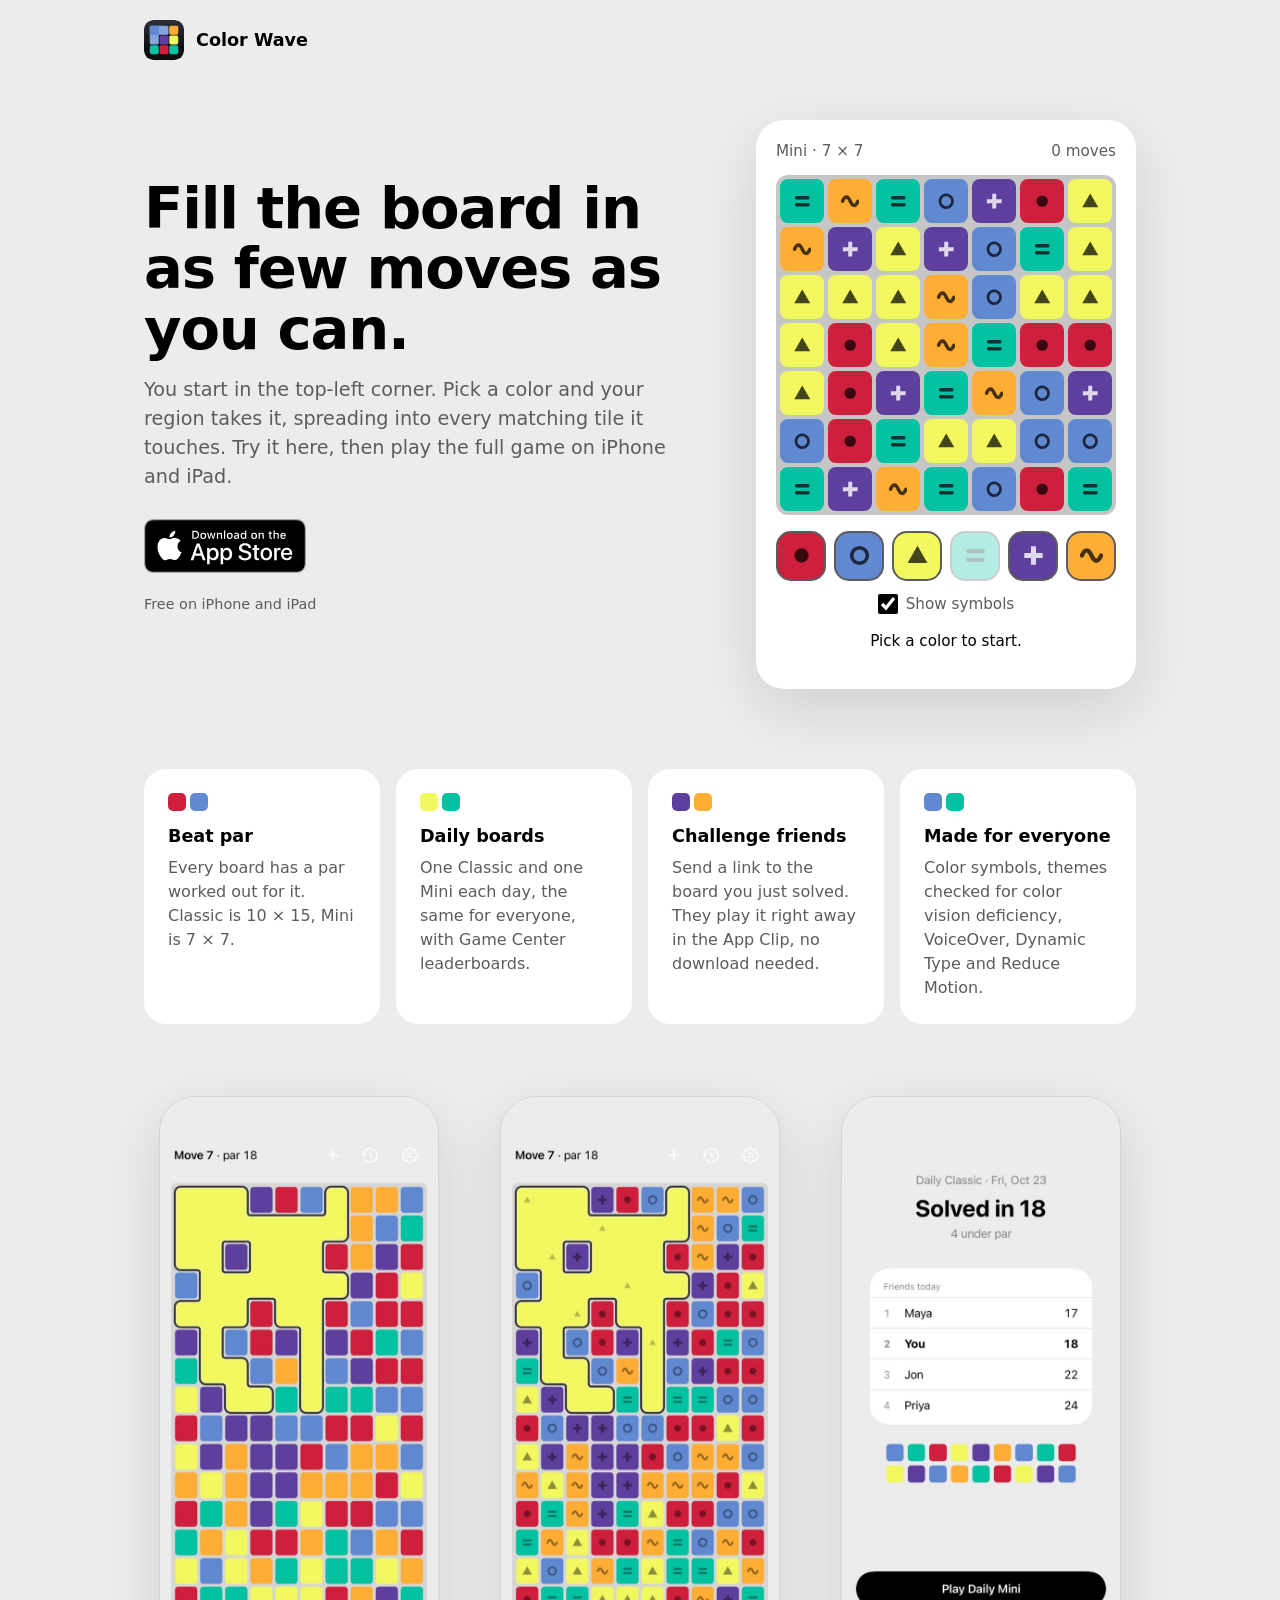
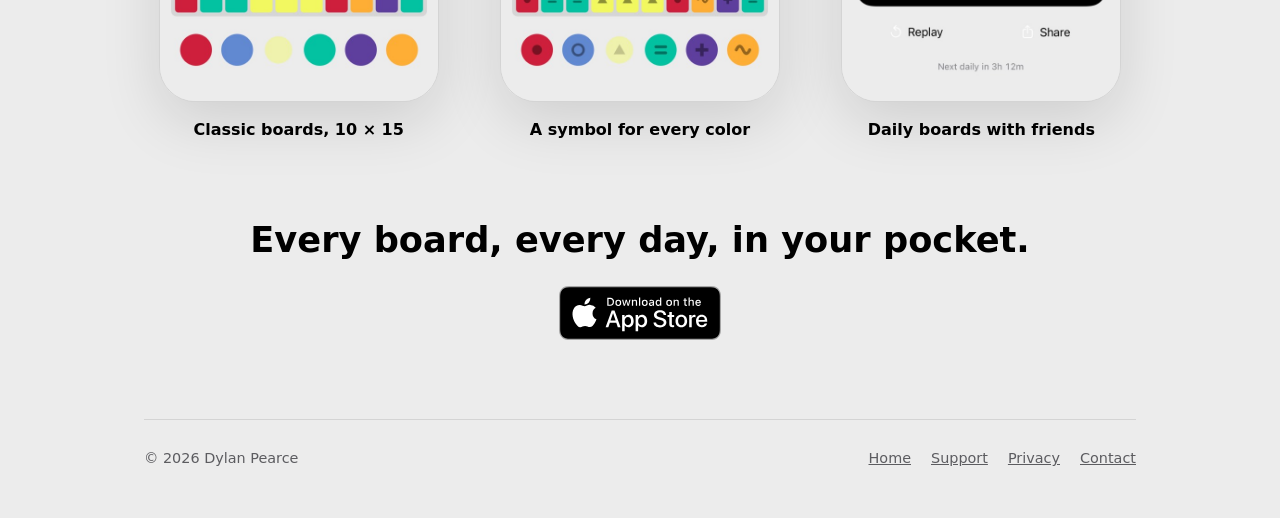
<file: index.html>
<!DOCTYPE html>
<html lang="en">
<head>
  <meta charset="utf-8">
  <meta name="viewport" content="width=device-width, initial-scale=1">
  <title>Color Wave · A flood-fill puzzle for iPhone and iPad</title>
  <meta name="description" content="Pick a color, watch it spread, fill the board in as few moves as you can. Daily boards, challenges with friends, and Game Center leaderboards.">
  <meta name="apple-itunes-app" content="app-id=6464002573">
  <meta name="theme-color" content="#ececec" media="(prefers-color-scheme: light)">
  <meta name="theme-color" content="#1c1c1e" media="(prefers-color-scheme: dark)">

  <meta property="og:type" content="website">
  <meta property="og:site_name" content="Color Wave">
  <meta property="og:title" content="Color Wave">
  <meta property="og:description" content="Pick a color, watch it spread, fill the board in as few moves as you can.">
  <meta property="og:url" content="https://colorwave.woodchuck.dev/">
  <meta property="og:image" content="https://colorwave.woodchuck.dev/assets/og-image.jpg">
  <meta property="og:image:width" content="1200">
  <meta property="og:image:height" content="630">
  <meta name="twitter:card" content="summary_large_image">

  <link rel="canonical" href="https://colorwave.woodchuck.dev/">
  <link rel="icon" href="/assets/icon.svg" type="image/svg+xml">
  <link rel="apple-touch-icon" href="/assets/apple-touch-icon.png">
  <link rel="stylesheet" href="/assets/site.css">
  <noscript><style>.board, .picker, .symbols-toggle, #demo-footer { display: none; }</style></noscript>

  <script type="application/ld+json">
  {
    "@context": "https://schema.org",
    "@type": "MobileApplication",
    "name": "Color Wave",
    "description": "Pick a color, watch it spread, fill the board in as few moves as you can. Daily boards, challenges with friends, and Game Center leaderboards.",
    "url": "https://colorwave.woodchuck.dev/",
    "image": "https://colorwave.woodchuck.dev/assets/og-image.jpg",
    "operatingSystem": "iOS, iPadOS",
    "applicationCategory": "GameApplication",
    "applicationSubCategory": "Puzzle",
    "installUrl": "https://apps.apple.com/app/id6464002573",
    "offers": {
      "@type": "Offer",
      "price": "0",
      "priceCurrency": "USD"
    },
    "author": {
      "@type": "Person",
      "name": "Dylan Pearce"
    }
  }
  </script>
</head>
<body>
  <div class="wrap">
    <header class="site-header">
      <a href="/">
        <img class="app-icon" src="/assets/icon.svg" alt="">
        Color Wave
      </a>
    </header>

    <main>
      <section class="hero">
        <div>
          <h1>Fill the board in as few moves as you can.</h1>
          <p class="lede">You start in the top-left corner. Pick a color and your region takes it, spreading into every matching tile it touches. Try it here, then play the full game on iPhone and iPad.</p>
          <a class="badge" href="https://apps.apple.com/app/id6464002573?pt=119265441&amp;ct=web-home-hero&amp;mt=8">
            <img src="/assets/app-store-badge.svg" alt="Download on the App Store" width="162" height="54">
          </a>
          <p class="platforms">Free on iPhone and iPad</p>
        </div>

        <section class="play" id="demo" aria-labelledby="demo-title">
          <h2 class="visually-hidden" id="demo-title">Try a Mini board</h2>
          <div class="play-status">
            <span>Mini · 7 × 7</span>
            <span id="demo-moves">0 moves</span>
          </div>
          <div class="board" id="demo-board" role="img"></div>
          <div class="picker" id="demo-picker" role="group" aria-label="Pick a color"></div>
          <label class="symbols-toggle">
            <input type="checkbox" id="demo-symbols" checked>
            Show symbols
          </label>
          <div class="play-footer" id="demo-footer">Pick a color to start.</div>
          <noscript><p class="play-footer">Turn on JavaScript to play this board here, or play the full game in the app.</p></noscript>
          <div class="visually-hidden" id="demo-announcer" role="status"></div>
        </section>
      </section>

      <section class="features">
        <div class="feature">
          <div class="swatch" aria-hidden="true"><span data-color="0"></span><span data-color="1"></span></div>
          <h2>Beat par</h2>
          <p>Every board has a par worked out for it. Classic is 10 × 15, Mini is 7 × 7.</p>
        </div>
        <div class="feature">
          <div class="swatch" aria-hidden="true"><span data-color="2"></span><span data-color="3"></span></div>
          <h2>Daily boards</h2>
          <p>One Classic and one Mini each day, the same for everyone, with Game Center leaderboards.</p>
        </div>
        <div class="feature">
          <div class="swatch" aria-hidden="true"><span data-color="4"></span><span data-color="5"></span></div>
          <h2>Challenge friends</h2>
          <p>Send a link to the board you just solved. They play it right away in the App Clip, no download needed.</p>
        </div>
        <div class="feature">
          <div class="swatch" aria-hidden="true"><span data-color="1"></span><span data-color="3"></span></div>
          <h2>Made for everyone</h2>
          <p>Color symbols, themes checked for color vision deficiency, VoiceOver, Dynamic Type and Reduce Motion.</p>
        </div>
      </section>

      <section class="screens" aria-labelledby="screens-title">
        <h2 class="visually-hidden" id="screens-title">In the app</h2>
        <figure class="screen">
          <img src="/assets/screenshots/play.jpg" width="600" height="1304" loading="lazy" alt="A Classic board seven moves in, at par 18. The yellow region has spread from the top-left corner, with the six color buttons below the board.">
          <figcaption>Classic boards, 10 × 15</figcaption>
        </figure>
        <figure class="screen">
          <img src="/assets/screenshots/symbols.jpg" width="600" height="1304" loading="lazy" alt="The same board with symbols turned on: every color has its own shape, such as a dot on red, a ring on blue and a triangle on yellow.">
          <figcaption>A symbol for every color</figcaption>
        </figure>
        <figure class="screen">
          <img src="/assets/screenshots/daily.jpg" width="600" height="1304" loading="lazy" alt="A Daily Classic solved in 18, 4 under par, second among friends today.">
          <figcaption>Daily boards with friends</figcaption>
        </figure>
      </section>

      <section class="cta">
        <h2>Every board, every day, in your pocket.</h2>
        <a class="badge" href="https://apps.apple.com/app/id6464002573?pt=119265441&amp;ct=web-home-cta&amp;mt=8">
            <img src="/assets/app-store-badge.svg" alt="Download on the App Store" width="162" height="54">
          </a>
      </section>
    </main>

    <footer class="site-footer">
      <span>© 2026 Dylan Pearce</span>
      <nav aria-label="Site">
        <a href="/">Home</a>
        <a href="/support">Support</a>
        <a href="/privacy">Privacy</a>
        <a href="mailto:dylan@woodchuck.dev">Contact</a>
      </nav>
    </footer>
  </div>

  <script src="/assets/board.js"></script>
  <script>
    const boardView = document.getElementById("demo-board");
    const picker = document.getElementById("demo-picker");
    const movesLabel = document.getElementById("demo-moves");
    const footer = document.getElementById("demo-footer");
    const announcer = document.getElementById("demo-announcer");
    const symbolsToggle = document.getElementById("demo-symbols");
    let board;

    const buttons = COLOR_NAMES.map((name, color) => {
      const button = document.createElement("button");
      button.type = "button";
      button.dataset.color = color;
      button.setAttribute("aria-label", `${name}, ${SYMBOL_NAMES[color].toLowerCase()}`);
      button.innerHTML = symbolSVG(color);
      button.addEventListener("click", () => pick(color));
      picker.append(button);
      return button;
    });

    // Symbols stay on unless the visitor turns them off, and the choice is
    // remembered.
    symbolsToggle.checked = localStorage.getItem("symbols") !== "off";
    function applySymbols() {
      boardView.classList.toggle("symbols-off", !symbolsToggle.checked);
      localStorage.setItem("symbols", symbolsToggle.checked ? "on" : "off");
    }
    symbolsToggle.addEventListener("change", applySymbols);
    applySymbols();

    function coverage() {
      return `Your region covers ${board.region.size} of ${board.colors.length} tiles`;
    }

    function update(animated) {
      updateBoard(boardView, board, animated);
      movesLabel.textContent = plural(board.moves, "move");
      boardView.setAttribute(
        "aria-label",
        `Mini board, 7 by 7. ${coverage()}, now ${COLOR_NAMES[board.activeColor].toLowerCase()}.`
      );
      // aria-disabled rather than disabled, so the button just pressed keeps
      // keyboard focus.
      buttons.forEach((button, color) => {
        button.setAttribute("aria-disabled", board.isSolved || color === board.activeColor);
      });
    }

    function newBoard() {
      board = new Board("mini", randomSeed());
      renderBoard(boardView, board);
      footer.textContent = "Pick a color to start.";
      update(false);
    }

    function pick(color) {
      if (!board.move(color)) return;
      update(true);
      if (board.isSolved) {
        const message = `Solved in ${plural(board.moves, "move")}.`;
        const appLink = document.createElement("a");
        appLink.href = "https://apps.apple.com/app/id6464002573?pt=119265441&ct=web-demo&mt=8";
        appLink.textContent = "in the app";
        footer.replaceChildren(`${message} Classic boards, dailies and challenges are `, appLink, ". ");
        const again = document.createElement("button");
        again.type = "button";
        again.className = "link-button";
        again.textContent = "New board";
        again.addEventListener("click", () => {
          newBoard();
          buttons.find((button) => button.getAttribute("aria-disabled") === "false").focus();
          announcer.textContent = "New board.";
        });
        footer.append(again);
        announcer.textContent = message;
        again.focus();
      } else {
        if (board.moves === 1) footer.textContent = "Your region grows with every move.";
        announcer.textContent = `${COLOR_NAMES[color]}. ${plural(board.moves, "move")}. ${coverage()}.`;
      }
    }

    newBoard();
  </script>
</body>
</html>
</file>
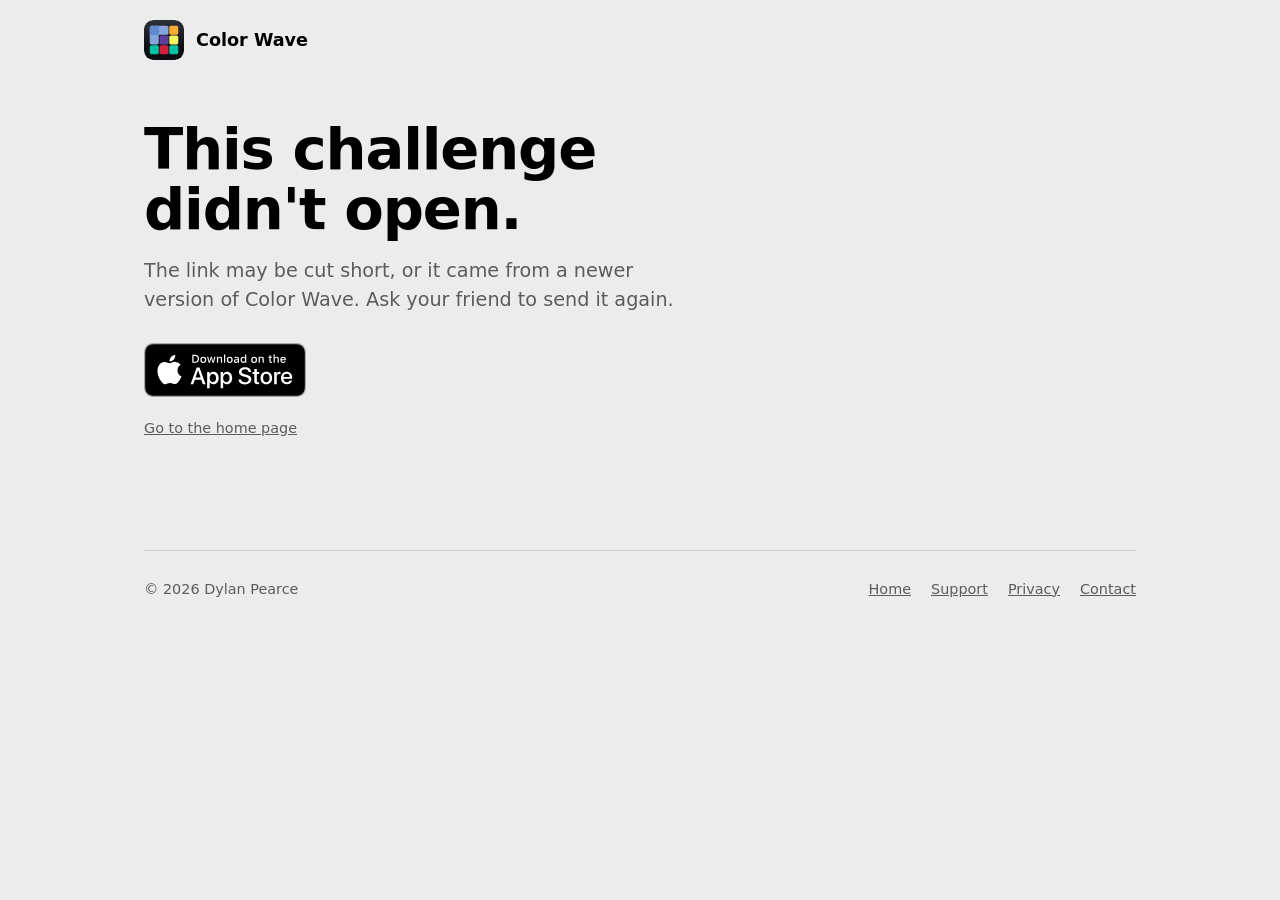
<file: c/index.html>
<!DOCTYPE html>
<html lang="en">
<head>
  <meta charset="utf-8">
  <meta name="viewport" content="width=device-width, initial-scale=1">
  <title>Color Wave · You've been challenged</title>
  <meta name="description" content="A friend solved this board. Can you beat their move count?">
  <meta name="apple-itunes-app" content="app-id=6464002573, app-clip-bundle-id=dev.woodchuck.colorpuzzle.Clip, app-clip-display=card">
  <meta name="theme-color" content="#ececec" media="(prefers-color-scheme: light)">
  <meta name="theme-color" content="#1c1c1e" media="(prefers-color-scheme: dark)">
  <meta name="robots" content="noindex">

  <meta property="og:type" content="website">
  <meta property="og:site_name" content="Color Wave">
  <meta property="og:title" content="You've been challenged">
  <meta property="og:description" content="A friend solved this board. Can you beat their move count?">
  <meta property="og:url" content="https://colorwave.woodchuck.dev/c/">
  <meta property="og:image" content="https://colorwave.woodchuck.dev/assets/og-image.jpg">
  <meta property="og:image:width" content="1200">
  <meta property="og:image:height" content="630">
  <meta name="twitter:card" content="summary_large_image">

  <link rel="icon" href="/assets/icon.svg" type="image/svg+xml">
  <link rel="apple-touch-icon" href="/assets/apple-touch-icon.png">
  <link rel="stylesheet" href="/assets/site.css">
</head>
<body>
  <div class="wrap">
    <header class="site-header">
      <a href="/">
        <img class="app-icon" src="/assets/icon.svg" alt="">
        Color Wave
      </a>
    </header>

    <main>
      <noscript>
        <section class="hero">
          <div>
            <h1>You've been challenged</h1>
            <p class="lede">Turn on JavaScript to see this board, or open the link on an iPhone or iPad to play it in Color Wave.</p>
            <a class="badge" href="https://apps.apple.com/app/id6464002573?pt=119265441&amp;ct=web-challenge&amp;mt=8">
              <img src="/assets/app-store-badge.svg" alt="Download on the App Store" width="162" height="54">
            </a>
          </div>
        </section>
      </noscript>

      <section class="challenge" id="challenge" hidden>
        <div>
          <h1>You've been challenged</h1>
          <p class="lede" id="challenge-lede"></p>
          <p class="target" id="challenge-target">
            <strong id="challenge-moves"></strong>
            <span id="challenge-detail"></span>
          </p>
          <div>
            <a class="badge" href="https://apps.apple.com/app/id6464002573?pt=119265441&amp;ct=web-challenge&amp;mt=8">
            <img src="/assets/app-store-badge.svg" alt="Download on the App Store" width="162" height="54">
          </a>
          </div>
          <p class="platforms" id="challenge-platform"></p>
          <ol class="steps">
            <li>Open the board in Color Wave.</li>
            <li>Fill it in fewer moves than your friend.</li>
            <li>See their moves next to yours when you're done.</li>
          </ol>
        </div>

        <div class="play">
          <div class="play-status">
            <span id="challenge-size"></span>
            <span>Their board</span>
          </div>
          <a class="preview" href="https://apps.apple.com/app/id6464002573?pt=119265441&amp;ct=web-challenge&amp;mt=8" aria-label="Play this board in Color Wave on the App Store">
            <div class="board symbols-off" id="challenge-board" aria-hidden="true"></div>
            <span class="preview-button">
              <svg viewBox="0 0 14 14" aria-hidden="true"><path fill="currentColor" d="M3 1.5v11a.5.5 0 0 0 .77.42l8.5-5.5a.5.5 0 0 0 0-.84l-8.5-5.5A.5.5 0 0 0 3 1.5Z"/></svg>
              Play this board
            </span>
          </a>
        </div>
      </section>

      <section class="hero" id="not-found" hidden>
        <div>
          <h1>This challenge didn't open.</h1>
          <p class="lede">The link may be cut short, or it came from a newer version of Color Wave. Ask your friend to send it again.</p>
          <a class="badge" href="https://apps.apple.com/app/id6464002573?pt=119265441&amp;ct=web-challenge&amp;mt=8">
            <img src="/assets/app-store-badge.svg" alt="Download on the App Store" width="162" height="54">
          </a>
          <p class="platforms"><a href="/">Go to the home page</a></p>
        </div>
      </section>
    </main>

    <footer class="site-footer">
      <span>© 2026 Dylan Pearce</span>
      <nav aria-label="Site">
        <a href="/">Home</a>
        <a href="/support">Support</a>
        <a href="/privacy">Privacy</a>
        <a href="mailto:dylan@woodchuck.dev">Contact</a>
      </nav>
    </footer>
  </div>

  <script src="/assets/board.js"></script>
  <script>
    const challenge = decodeChallenge(challengePayload(location));

    if (challenge) {
      const board = new Board(challenge.style, challenge.seed);
      const size = challenge.style === "classic" ? "Classic" : "Mini";
      const dimensions = `${board.width} × ${board.height}`;

      document.getElementById("challenge-lede").textContent =
        `A friend solved this ${size} board. Play the same board and try to beat them.`;
      document.getElementById("challenge-moves").textContent = challenge.moves;
      document.getElementById("challenge-detail").textContent =
        challenge.time === null
          ? `${challenge.moves === 1 ? "move" : "moves"} to beat`
          : `${challenge.moves === 1 ? "move" : "moves"} to beat · ${formatTime(challenge.time)}`;
      document.getElementById("challenge-size").textContent = `${size} · ${dimensions}`;

      renderBoard(document.getElementById("challenge-board"), board);

      // iPadOS reports a Mac, so touch support tells the two apart.
      const isIOS = /iPhone|iPad|iPod/.test(navigator.userAgent) ||
        (navigator.userAgent.includes("Macintosh") && navigator.maxTouchPoints > 1);
      document.getElementById("challenge-platform").textContent = isIOS
        ? "Tap Play in the card at the top to start without downloading."
        : "Color Wave is on iPhone and iPad. Open this link on one to play.";

      document.title = `Color Wave · Beat ${plural(challenge.moves, "move")}`;
      document.getElementById("challenge").hidden = false;
    } else {
      document.title = "Color Wave · Challenge didn't open";
      document.getElementById("not-found").hidden = false;
    }
  </script>
</body>
</html>
</file>
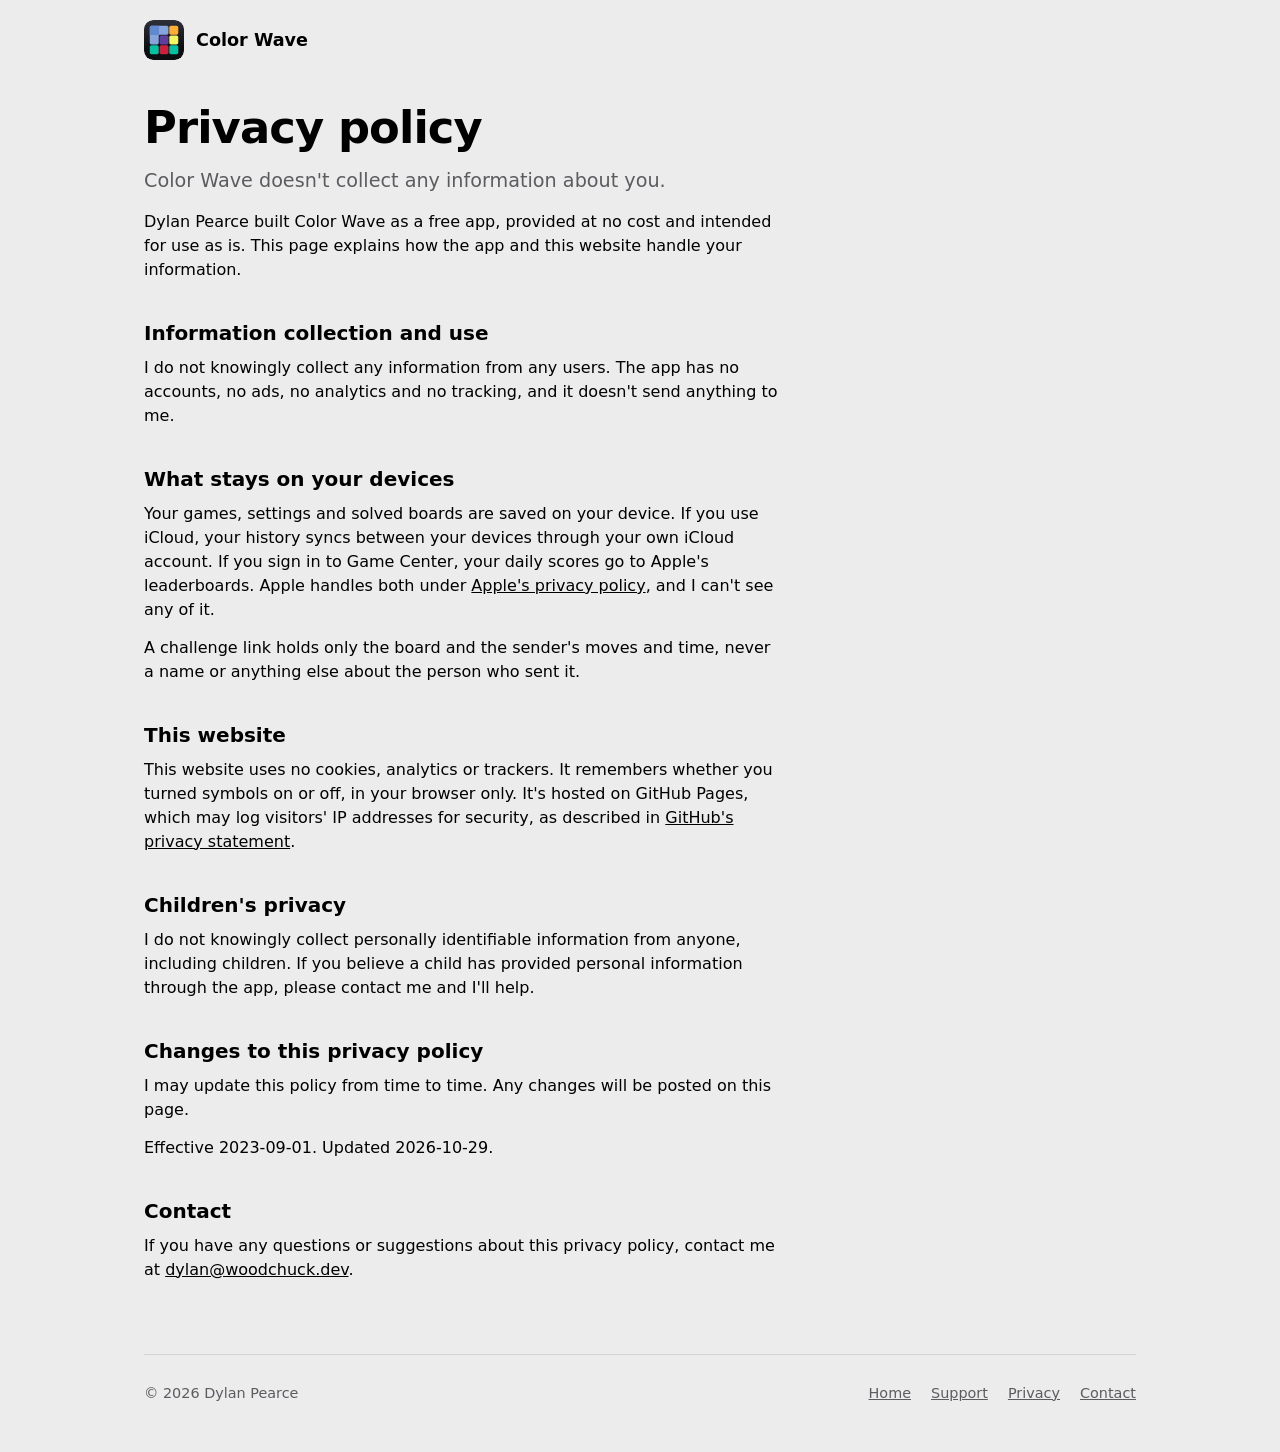
<file: privacy.html>
<!DOCTYPE html>
<html lang="en">
<head>
  <meta charset="utf-8">
  <meta name="viewport" content="width=device-width, initial-scale=1">
  <title>Privacy policy · Color Wave</title>
  <meta name="description" content="Color Wave doesn't collect any information about you.">
  <meta name="theme-color" content="#ececec" media="(prefers-color-scheme: light)">
  <meta name="theme-color" content="#1c1c1e" media="(prefers-color-scheme: dark)">

  <meta property="og:type" content="website">
  <meta property="og:site_name" content="Color Wave">
  <meta property="og:title" content="Color Wave privacy policy">
  <meta property="og:description" content="Color Wave doesn't collect any information about you.">
  <meta property="og:url" content="https://colorwave.woodchuck.dev/privacy">
  <meta property="og:image" content="https://colorwave.woodchuck.dev/assets/og-image.jpg">
  <meta property="og:image:width" content="1200">
  <meta property="og:image:height" content="630">
  <meta name="twitter:card" content="summary_large_image">

  <link rel="canonical" href="https://colorwave.woodchuck.dev/privacy">
  <link rel="icon" href="/assets/icon.svg" type="image/svg+xml">
  <link rel="apple-touch-icon" href="/assets/apple-touch-icon.png">
  <link rel="stylesheet" href="/assets/site.css">
</head>
<body>
  <div class="wrap">
    <header class="site-header">
      <a href="/">
        <img class="app-icon" src="/assets/icon.svg" alt="">
        Color Wave
      </a>
    </header>

    <main class="prose">
      <h1>Privacy policy</h1>
      <p class="lede">Color Wave doesn't collect any information about you.</p>

      <p>Dylan Pearce built Color Wave as a free app, provided at no cost and intended for use as is. This page explains how the app and this website handle your information.</p>

      <h2>Information collection and use</h2>
      <p>I do not knowingly collect any information from any users. The app has no accounts, no ads, no analytics and no tracking, and it doesn't send anything to me.</p>

      <h2>What stays on your devices</h2>
      <p>Your games, settings and solved boards are saved on your device. If you use iCloud, your history syncs between your devices through your own iCloud account. If you sign in to Game Center, your daily scores go to Apple's leaderboards. Apple handles both under <a href="https://www.apple.com/legal/privacy/">Apple's privacy policy</a>, and I can't see any of it.</p>
      <p>A challenge link holds only the board and the sender's moves and time, never a name or anything else about the person who sent it.</p>

      <h2>This website</h2>
      <p>This website uses no cookies, analytics or trackers. It remembers whether you turned symbols on or off, in your browser only. It's hosted on GitHub Pages, which may log visitors' IP addresses for security, as described in <a href="https://docs.github.com/en/site-policy/privacy-policies/github-general-privacy-statement">GitHub's privacy statement</a>.</p>

      <h2>Children's privacy</h2>
      <p>I do not knowingly collect personally identifiable information from anyone, including children. If you believe a child has provided personal information through the app, please contact me and I'll help.</p>

      <h2>Changes to this privacy policy</h2>
      <p>I may update this policy from time to time. Any changes will be posted on this page.</p>
      <p>Effective 2023-09-01. Updated 2026-10-29.</p>

      <h2>Contact</h2>
      <p>If you have any questions or suggestions about this privacy policy, contact me at <a href="mailto:dylan@woodchuck.dev">dylan@woodchuck.dev</a>.</p>
    </main>

    <footer class="site-footer">
      <span>© 2026 Dylan Pearce</span>
      <nav aria-label="Site">
        <a href="/">Home</a>
        <a href="/support">Support</a>
        <a href="/privacy">Privacy</a>
        <a href="mailto:dylan@woodchuck.dev">Contact</a>
      </nav>
    </footer>
  </div>
</body>
</html>
</file>
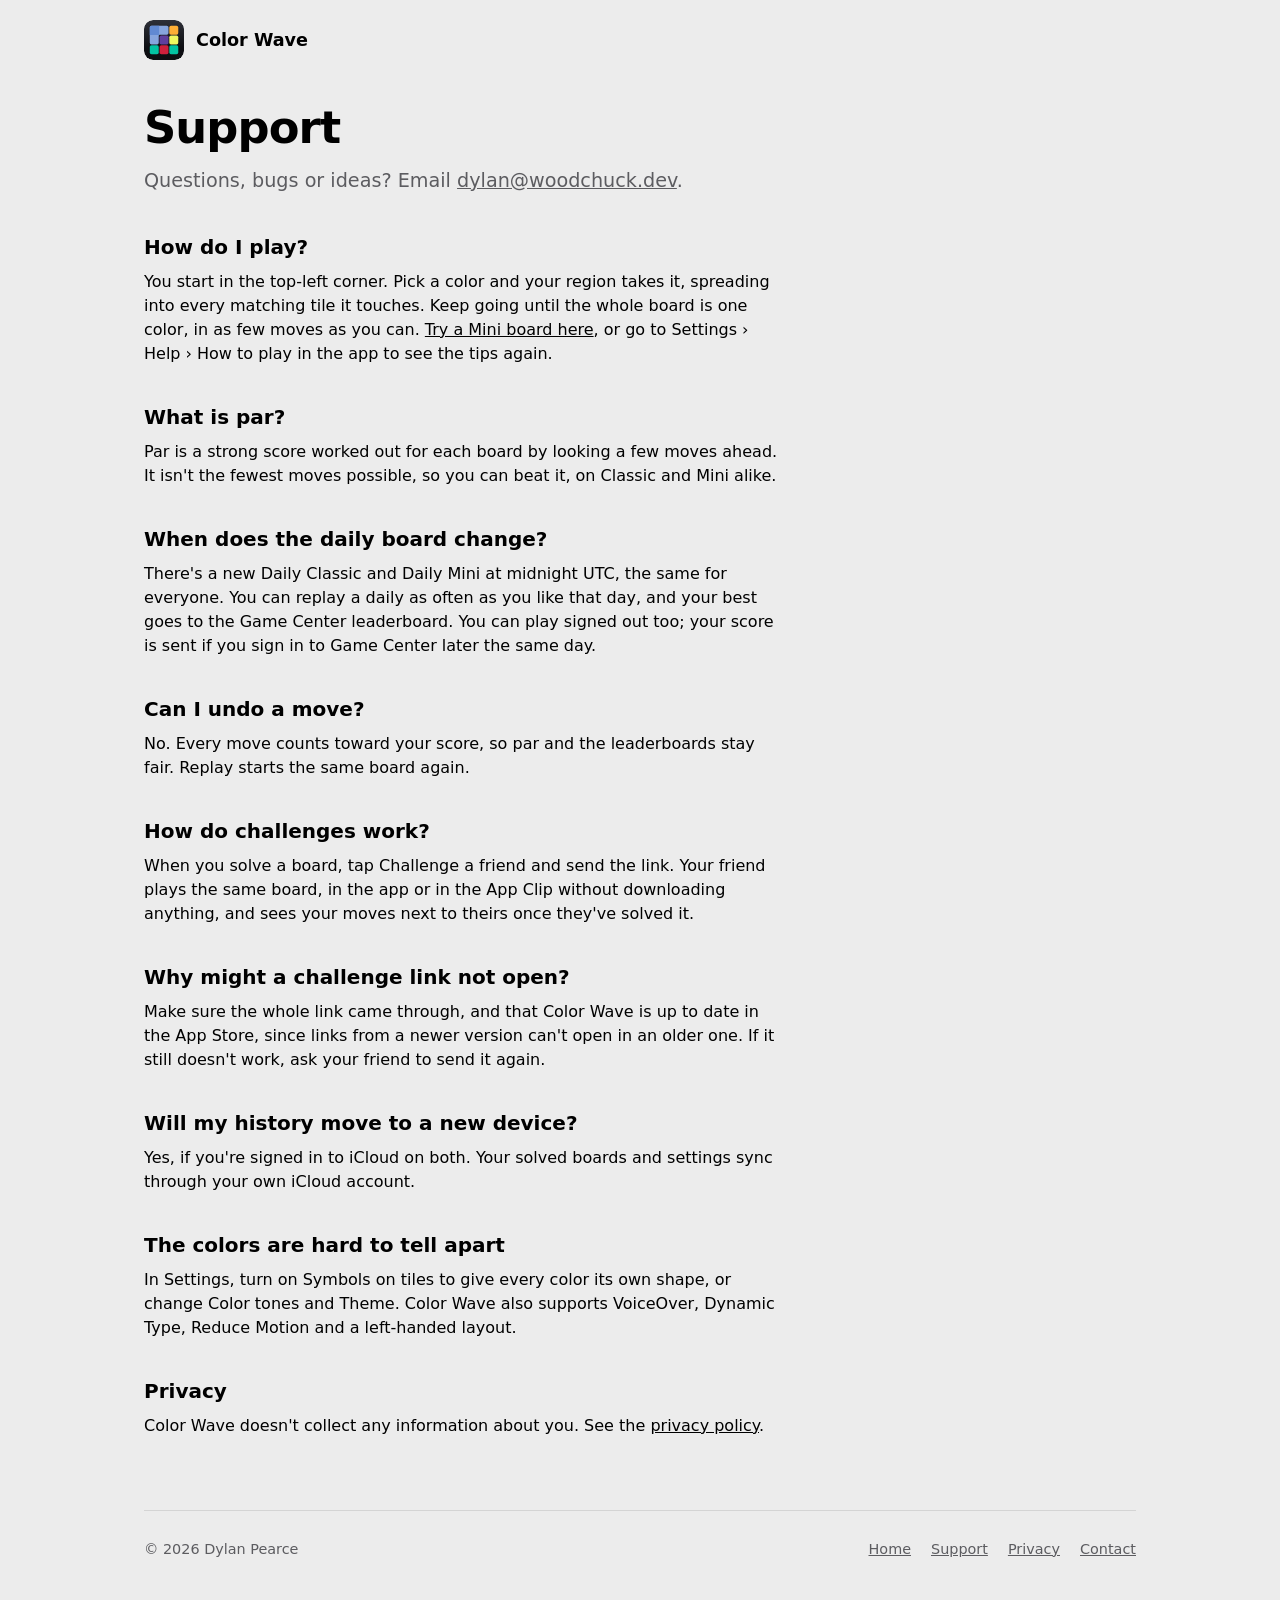
<file: support.html>
<!DOCTYPE html>
<html lang="en">
<head>
  <meta charset="utf-8">
  <meta name="viewport" content="width=device-width, initial-scale=1">
  <title>Support · Color Wave</title>
  <meta name="description" content="How to play Color Wave, how par, daily boards and challenges work, and how to get in touch.">
  <meta name="apple-itunes-app" content="app-id=6464002573">
  <meta name="theme-color" content="#ececec" media="(prefers-color-scheme: light)">
  <meta name="theme-color" content="#1c1c1e" media="(prefers-color-scheme: dark)">

  <meta property="og:type" content="website">
  <meta property="og:site_name" content="Color Wave">
  <meta property="og:title" content="Color Wave support">
  <meta property="og:description" content="How to play, how par, daily boards and challenges work, and how to get in touch.">
  <meta property="og:url" content="https://colorwave.woodchuck.dev/support">
  <meta property="og:image" content="https://colorwave.woodchuck.dev/assets/og-image.jpg">
  <meta property="og:image:width" content="1200">
  <meta property="og:image:height" content="630">
  <meta name="twitter:card" content="summary_large_image">

  <link rel="canonical" href="https://colorwave.woodchuck.dev/support">
  <link rel="icon" href="/assets/icon.svg" type="image/svg+xml">
  <link rel="apple-touch-icon" href="/assets/apple-touch-icon.png">
  <link rel="stylesheet" href="/assets/site.css">
</head>
<body>
  <div class="wrap">
    <header class="site-header">
      <a href="/">
        <img class="app-icon" src="/assets/icon.svg" alt="">
        Color Wave
      </a>
    </header>

    <main class="prose">
      <h1>Support</h1>
      <p class="lede">Questions, bugs or ideas? Email <a href="mailto:dylan@woodchuck.dev">dylan@woodchuck.dev</a>.</p>

      <h2>How do I play?</h2>
      <p>You start in the top-left corner. Pick a color and your region takes it, spreading into every matching tile it touches. Keep going until the whole board is one color, in as few moves as you can. <a href="/#demo">Try a Mini board here</a>, or go to Settings › Help › How to play in the app to see the tips again.</p>

      <h2>What is par?</h2>
      <p>Par is a strong score worked out for each board by looking a few moves ahead. It isn't the fewest moves possible, so you can beat it, on Classic and Mini alike.</p>

      <h2>When does the daily board change?</h2>
      <p>There's a new Daily Classic and Daily Mini at midnight UTC, the same for everyone. You can replay a daily as often as you like that day, and your best goes to the Game Center leaderboard. You can play signed out too; your score is sent if you sign in to Game Center later the same day.</p>

      <h2>Can I undo a move?</h2>
      <p>No. Every move counts toward your score, so par and the leaderboards stay fair. Replay starts the same board again.</p>

      <h2>How do challenges work?</h2>
      <p>When you solve a board, tap Challenge a friend and send the link. Your friend plays the same board, in the app or in the App Clip without downloading anything, and sees your moves next to theirs once they've solved it.</p>

      <h2>Why might a challenge link not open?</h2>
      <p>Make sure the whole link came through, and that Color Wave is up to date in the App Store, since links from a newer version can't open in an older one. If it still doesn't work, ask your friend to send it again.</p>

      <h2>Will my history move to a new device?</h2>
      <p>Yes, if you're signed in to iCloud on both. Your solved boards and settings sync through your own iCloud account.</p>

      <h2>The colors are hard to tell apart</h2>
      <p>In Settings, turn on Symbols on tiles to give every color its own shape, or change Color tones and Theme. Color Wave also supports VoiceOver, Dynamic Type, Reduce Motion and a left-handed layout.</p>

      <h2>Privacy</h2>
      <p>Color Wave doesn't collect any information about you. See the <a href="/privacy">privacy policy</a>.</p>
    </main>

    <footer class="site-footer">
      <span>© 2026 Dylan Pearce</span>
      <nav aria-label="Site">
        <a href="/">Home</a>
        <a href="/support">Support</a>
        <a href="/privacy">Privacy</a>
        <a href="mailto:dylan@woodchuck.dev">Contact</a>
      </nav>
    </footer>
  </div>
</body>
</html>
</file>
<file: assets/site.css>
/* Colors are the app's: StyleGuide backgrounds and the default theme's six
   slots (PRD-0010), light and dark. */
:root {
  color-scheme: light dark;
  --background: #ececec;
  --surface: #ffffff;
  --board: #c6c6c6;
  --text: #000000;
  --text-secondary: #5c5c60;
  --line: rgba(0, 0, 0, 0.1);
  --c0: #ce203c;
  --c1: #6189d2;
  --c2: #f1f860;
  --c3: #03c2a2;
  --c4: #5f3f9e;
  --c5: #feae35;
  --radius: 22px;
  font-family: -apple-system, BlinkMacSystemFont, "SF Pro Text", system-ui, sans-serif;
}

@media (prefers-color-scheme: dark) {
  :root {
    --background: #1c1c1e;
    --surface: #323232;
    --board: #585858;
    --text: #ffffff;
    --text-secondary: #a1a1a6;
    --line: rgba(255, 255, 255, 0.12);
    --c0: #c13319;
    --c1: #0c93ca;
    --c2: #f9e938;
    --c3: #09dfa2;
    --c4: #6b3894;
    --c5: #f08104;
  }
}

* {
  box-sizing: border-box;
}

body {
  margin: 0;
  background: var(--background);
  color: var(--text);
  line-height: 1.5;
  -webkit-font-smoothing: antialiased;
}

a {
  color: inherit;
}

:focus-visible {
  outline: 3px solid var(--text);
  outline-offset: 3px;
  border-radius: 4px;
}

.visually-hidden {
  position: absolute;
  width: 1px;
  height: 1px;
  margin: -1px;
  overflow: hidden;
  clip: rect(0 0 0 0);
  white-space: nowrap;
}

.wrap {
  max-width: 1040px;
  margin: 0 auto;
  padding: 0 24px;
}

/* MARK: Header and footer */

.site-header a {
  display: inline-flex;
  align-items: center;
  gap: 12px;
  padding: 20px 0;
  font-weight: 600;
  font-size: 1.1rem;
  text-decoration: none;
}

.app-icon {
  width: 40px;
  height: 40px;
  border-radius: 22.5%;
  flex: none;
}

.site-footer {
  border-top: 1px solid var(--line);
  margin-top: 72px;
  padding: 28px 0 48px;
  color: var(--text-secondary);
  font-size: 0.9rem;
  display: flex;
  flex-wrap: wrap;
  gap: 8px 24px;
  justify-content: space-between;
}

.site-footer nav {
  display: flex;
  gap: 20px;
}

/* MARK: Hero */

.hero {
  display: grid;
  grid-template-columns: minmax(0, 1fr) 380px;
  gap: 56px;
  align-items: center;
  padding: 40px 0 24px;
}

h1 {
  font-size: clamp(2.4rem, 6vw, 3.6rem);
  line-height: 1.05;
  letter-spacing: -0.02em;
  margin: 0 0 16px;
}

.lede {
  font-size: 1.2rem;
  color: var(--text-secondary);
  margin: 0 0 28px;
  max-width: 30em;
}

/* Apple's badge artwork, unaltered (Apple marketing guidelines: at least
   40px high onscreen, clear space of a quarter of its height). */
.badge {
  display: inline-block;
  border-radius: 9px;
}

.badge img {
  display: block;
  height: 54px;
  width: auto;
}

.platforms {
  margin-top: 14px;
  font-size: 0.9rem;
  color: var(--text-secondary);
}

/* MARK: Board */

.play {
  background: var(--surface);
  border-radius: 28px;
  padding: 20px;
  box-shadow: 0 20px 60px rgba(0, 0, 0, 0.12);
  width: 100%;
  max-width: 380px;
}

.play-status {
  display: flex;
  gap: 12px;
  justify-content: space-between;
  font-size: 0.95rem;
  color: var(--text-secondary);
  margin-bottom: 12px;
  font-variant-numeric: tabular-nums;
}

.board {
  display: grid;
  grid-template-columns: repeat(var(--columns), 1fr);
  gap: 4px;
  padding: 4px;
  background: var(--board);
  border-radius: 12px;
  aspect-ratio: var(--columns) / var(--rows);
}

.tile {
  display: grid;
  place-items: center;
  border-radius: 18%;
  background: var(--tile);
  color: var(--ink);
  transition: background-color 180ms ease-out, transform 180ms ease-out;
}

.symbol {
  width: 42%;
  height: 42%;
}

.board.symbols-off .symbol {
  display: none;
}

/* Symbol ink: #000 at 72% (the app's Increase Contrast value), and white
   on purple, so every symbol has at least 3:1 against its tile. */
[data-color] { --ink: rgba(0, 0, 0, 0.72); }
[data-color="4"] { --ink: rgba(255, 255, 255, 0.8); }
[data-color="0"] { --tile: var(--c0); }
[data-color="1"] { --tile: var(--c1); }
[data-color="2"] { --tile: var(--c2); }
[data-color="3"] { --tile: var(--c3); }
[data-color="4"] { --tile: var(--c4); }
[data-color="5"] { --tile: var(--c5); }

.picker {
  display: grid;
  grid-template-columns: repeat(6, 1fr);
  gap: 8px;
  margin-top: 16px;
}

/* The edge gives every swatch 3:1 against the card, whatever its color. */
.picker button {
  display: grid;
  place-items: center;
  aspect-ratio: 1;
  border: 2px solid var(--text-secondary);
  border-radius: 30%;
  cursor: pointer;
  background: var(--tile);
  color: var(--ink);
  padding: 0;
  transition: transform 120ms ease-out, opacity 120ms;
}

.picker button:not([aria-disabled="true"]):active {
  transform: scale(0.9);
}

.picker button[aria-disabled="true"] {
  opacity: 0.3;
  cursor: default;
}

.picker .symbol {
  width: 50%;
  height: 50%;
}

.symbols-toggle {
  display: flex;
  align-items: center;
  justify-content: center;
  gap: 8px;
  margin-top: 12px;
  font-size: 0.95rem;
  color: var(--text-secondary);
  cursor: pointer;
}

.symbols-toggle input {
  width: 20px;
  height: 20px;
  margin: 0;
  accent-color: var(--text);
}

.play-footer {
  margin-top: 14px;
  min-height: 2.6em;
  font-size: 0.95rem;
  text-align: center;
}

.link-button {
  background: none;
  border: 0;
  padding: 0;
  font: inherit;
  color: inherit;
  font-weight: 600;
  text-decoration: underline;
  cursor: pointer;
}

/* MARK: Features */

.features {
  display: grid;
  grid-template-columns: repeat(auto-fit, minmax(220px, 1fr));
  gap: 16px;
  margin-top: 56px;
}

.feature {
  background: var(--surface);
  border-radius: var(--radius);
  padding: 24px;
}

.feature h2 {
  font-size: 1.1rem;
  margin: 12px 0 6px;
}

.feature p {
  margin: 0;
  color: var(--text-secondary);
}

.swatch {
  display: flex;
  gap: 4px;
}

.swatch span {
  width: 18px;
  height: 18px;
  border-radius: 5px;
  background: var(--tile);
}

/* MARK: Screenshots */

/* The app's own snapshot-test images (iPhone 17 Pro), light in both
   modes: the dark ones lose their secondary text at this size. */
.screens {
  display: grid;
  grid-template-columns: repeat(3, minmax(0, 1fr));
  gap: 32px;
  margin-top: 72px;
}

.screen {
  margin: 0;
  text-align: center;
}

.screen img {
  display: block;
  width: 100%;
  max-width: 280px;
  height: auto;
  margin: 0 auto;
  border: 1px solid var(--line);
  border-radius: 36px;
  box-shadow: 0 20px 60px rgba(0, 0, 0, 0.12);
}

.screen figcaption {
  margin-top: 16px;
  font-weight: 600;
}

.cta {
  text-align: center;
  margin-top: 72px;
}

.cta h2 {
  font-size: clamp(1.6rem, 4vw, 2.2rem);
  margin: 0 0 20px;
}


/* MARK: Prose */

.prose {
  max-width: 40em;
  padding-top: 24px;
}

.prose h1 {
  font-size: clamp(2rem, 5vw, 2.8rem);
}

.prose h2 {
  font-size: 1.25rem;
  margin: 36px 0 8px;
}

.prose p {
  margin: 0 0 14px;
}

/* MARK: Challenge */

.challenge {
  display: grid;
  grid-template-columns: minmax(0, 1fr) 340px;
  gap: 56px;
  align-items: center;
  padding: 32px 0;
}

/* The challenge board is a preview: the friend plays it in the app or the
   App Clip, so it's dimmed under a button that says so. */
.preview {
  position: relative;
  display: block;
  color: inherit;
  text-decoration: none;
}

.preview .board {
  filter: blur(1.5px) saturate(0.85);
  opacity: 0.55;
  transition: opacity 160ms, filter 160ms;
}

.preview:hover .board {
  opacity: 0.7;
  filter: blur(1px);
}

.preview-button {
  position: absolute;
  inset: 0;
  margin: auto;
  width: max-content;
  height: max-content;
  display: flex;
  align-items: center;
  gap: 8px;
  background: var(--text);
  color: var(--background);
  font-weight: 600;
  font-size: 1.05rem;
  padding: 14px 22px;
  border-radius: 999px;
  box-shadow: 0 8px 24px rgba(0, 0, 0, 0.25);
}

.preview-button svg {
  width: 14px;
  height: 14px;
}

.target {
  display: inline-flex;
  align-items: baseline;
  gap: 10px;
  background: var(--surface);
  border-radius: 16px;
  padding: 14px 20px;
  margin: 0 0 28px;
}

.target strong {
  font-size: 2.4rem;
  line-height: 1;
  font-variant-numeric: tabular-nums;
}

.steps {
  padding-left: 1.2em;
  color: var(--text-secondary);
  margin: 28px 0 0;
}

[hidden] {
  display: none !important;
}

@media (max-width: 880px) {
  .hero,
  .challenge {
    grid-template-columns: 1fr;
    gap: 32px;
    text-align: center;
    padding-top: 8px;
  }

  .lede {
    margin-left: auto;
    margin-right: auto;
  }

  .play {
    margin: 0 auto;
  }

  .challenge .play {
    max-width: 280px;
  }

  .steps {
    text-align: left;
    display: inline-block;
  }

  /* One row that scrolls sideways, each screenshot snapping into place. */
  .screens {
    grid-template-columns: none;
    grid-auto-flow: column;
    grid-auto-columns: min(70%, 260px);
    gap: 20px;
    overflow-x: auto;
    scroll-snap-type: x mandatory;
    margin: 56px -24px 0;
    padding: 0 24px 24px;
    scroll-padding: 0 24px;
  }

  .screen {
    scroll-snap-align: start;
  }
}

/* High contrast modes would drop the tile colors the game is played with;
   keep them, with the symbols on top. */
@media (forced-colors: active) {
  .tile,
  .picker button,
  .swatch span {
    forced-color-adjust: none;
  }
}

@media (prefers-reduced-motion: reduce) {
  .tile {
    transition: none;
  }
}
</file>
